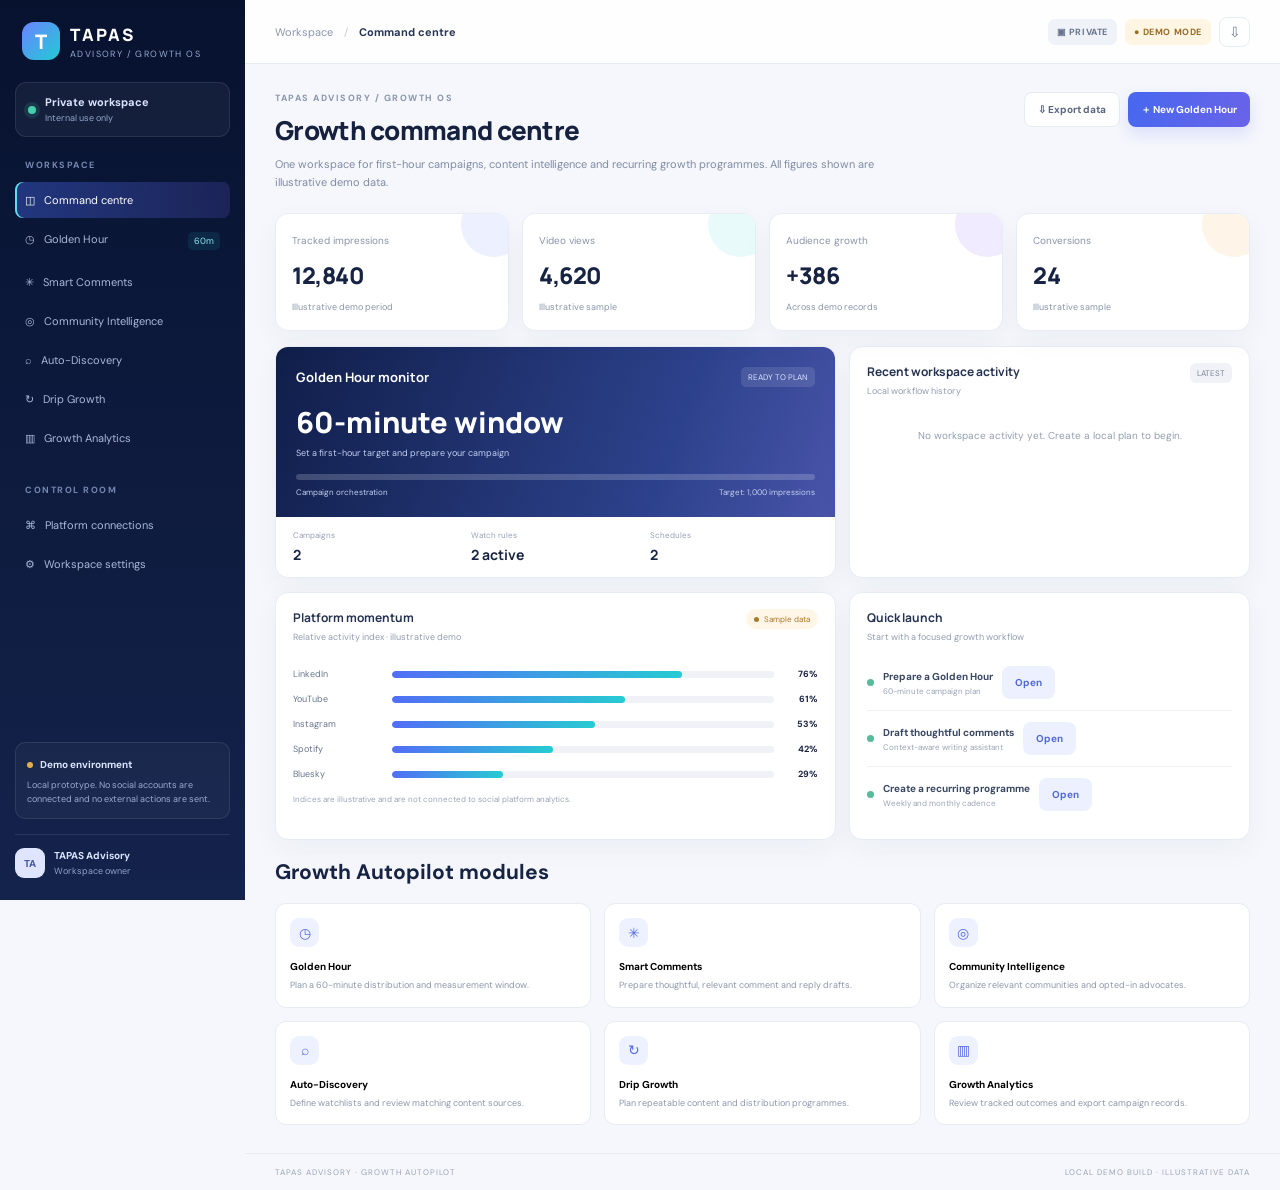
<file: index.html>
<!doctype html>
<html lang="en">
<head>
<meta charset="utf-8">
<meta name="viewport" content="width=device-width,initial-scale=1">
<meta name="theme-color" content="#08122f">
<title>TAPAS Growth Autopilot</title>
<link rel="stylesheet" href="styles.css">
<script src="app.js" defer></script>
</head>
<body>
<div class="shell">
<aside class="sidebar">
<a class="brand" href="#"><span class="brand-mark">T</span><span><b>TAPAS</b><small>ADVISORY / GROWTH OS</small></span></a>
<div class="workspace"><span class="dot"></span><span><b>Private workspace</b><small>Internal use only</small></span></div>
<div class="nav-label">WORKSPACE</div>
<nav id="nav">
<button class="nav-item active" data-view="dashboard">◫ &nbsp; Command centre</button>
<button class="nav-item" data-view="golden">◷ &nbsp; Golden Hour <em>60m</em></button>
<button class="nav-item" data-view="comments">✳ &nbsp; Smart Comments</button>
<button class="nav-item" data-view="community">◎ &nbsp; Community Intelligence</button>
<button class="nav-item" data-view="discovery">⌕ &nbsp; Auto-Discovery</button>
<button class="nav-item" data-view="drip">↻ &nbsp; Drip Growth</button>
<button class="nav-item" data-view="analytics">▥ &nbsp; Growth Analytics</button>
</nav>
<div class="nav-label second">CONTROL ROOM</div>
<nav><button class="nav-item" data-view="connections">⌘ &nbsp; Platform connections</button><button class="nav-item" data-view="settings">⚙ &nbsp; Workspace settings</button></nav>
<div class="side-bottom"><div class="demo-note"><b><i></i> Demo environment</b><p>Local prototype. No social accounts are connected and no external actions are sent.</p></div><div class="user"><span>TA</span><div><b>TAPAS Advisory</b><small>Workspace owner</small></div></div></div>
</aside>
<main class="main">
<header class="topbar"><div class="crumb">Workspace <span>/</span> <b id="crumb">Command centre</b></div><div class="top-right"><span class="private">▣ PRIVATE</span><span class="demo">● DEMO MODE</span><button id="export" class="icon-button" title="Export workspace">⇩</button></div></header>
<div id="content" class="content"></div>
<footer>TAPAS ADVISORY · GROWTH AUTOPILOT <span>LOCAL DEMO BUILD · ILLUSTRATIVE DATA</span></footer>
</main>
</div>
<div id="toast" role="status"></div>
<div id="modal" class="modal hidden"><div class="modal-card"><button id="closeModal" class="close">×</button><div id="modalBody"></div></div></div>
</body>
</html>
</file>
<file: styles.css>
@import url('https://fonts.googleapis.com/css2?family=DM+Sans:wght@400;500;600;700&family=Manrope:wght@500;600;700;800&display=swap');
:root{--navy:#08122f;--navy2:#12204a;--blue:#516cf5;--cyan:#20cbd5;--ink:#172342;--muted:#8390a8;--line:#e7ebf3;--paper:#f5f7fc;--green:#168b6d;--amber:#ad7627;--shadow:0 10px 30px #15264e0b}
*{box-sizing:border-box}body{margin:0;background:var(--paper);font:14px 'DM Sans',Arial,sans-serif;color:var(--ink)}button,input,select,textarea{font:inherit}button{cursor:pointer}.shell{display:grid;grid-template-columns:245px 1fr;min-height:100vh}.sidebar{height:100vh;position:sticky;top:0;background:linear-gradient(180deg,#07122f,#14234c);padding:22px 15px;color:#dce5ff;display:flex;flex-direction:column}.brand{display:flex;align-items:center;gap:10px;text-decoration:none;color:#fff;padding:0 7px 22px}.brand-mark{height:38px;width:38px;border-radius:12px;display:grid;place-items:center;background:linear-gradient(135deg,#6b83ff,#21cbd5);font:800 20px Manrope}.brand b{display:block;font:800 17px Manrope;letter-spacing:2px}.brand small{display:block;font-size:9px;color:#96a8d0;letter-spacing:1.4px;margin-top:2px}.workspace{display:flex;gap:9px;align-items:center;padding:12px;background:#ffffff0c;border:1px solid #ffffff16;border-radius:11px;margin-bottom:22px}.workspace b{display:block;font-size:11px}.workspace small{display:block;color:#93a5ce;font-size:9px;margin-top:3px}.dot{height:8px;width:8px;background:#45cfad;border-radius:50%;box-shadow:0 0 0 4px #45cfad22}.nav-label{font-size:9px;letter-spacing:1.5px;color:#7688b2;font-weight:700;padding:0 10px 8px}.second{margin-top:25px}.nav-item{display:block;width:100%;border:0;background:transparent;color:#aab8d8;text-align:left;border-radius:8px;padding:11px 10px;margin:3px 0;font-size:11px}.nav-item:hover{background:#ffffff0c;color:#fff}.nav-item.active{background:linear-gradient(90deg,#4568ed66,#6d65f22e);color:#fff;box-shadow:inset 2px 0 #5cdeeb}.nav-item em{float:right;font-style:normal;color:#8ee8f0;background:#20cbd51a;border-radius:5px;padding:3px 6px;font-size:9px}.side-bottom{margin-top:auto}.demo-note{padding:11px;border:1px solid #ffffff17;border-radius:10px;background:#ffffff09;margin-bottom:15px}.demo-note b{font-size:10px}.demo-note i{display:inline-block;height:6px;width:6px;background:#e3ae4c;border-radius:50%;margin-right:5px}.demo-note p{font-size:9px;line-height:1.55;color:#9aabd0;margin:7px 0 0}.user{display:flex;gap:9px;align-items:center;border-top:1px solid #ffffff19;padding-top:13px}.user>span{height:30px;width:30px;border-radius:9px;background:#dfe4ff;color:#4756a5;display:grid;place-items:center;font-weight:800;font-size:10px}.user b{display:block;font-size:10px}.user small{display:block;font-size:9px;color:#8fa1c9;margin-top:3px}.main{min-width:0;display:flex;flex-direction:column}.topbar{height:64px;display:flex;align-items:center;justify-content:space-between;padding:0 30px;background:#ffffffdf;border-bottom:1px solid var(--line);position:sticky;top:0;z-index:4;backdrop-filter:blur(10px)}.crumb{font-size:11px;color:#8b96ac}.crumb span{margin:0 8px;color:#c2c9d7}.crumb b{color:#273553}.top-right{display:flex;gap:8px;align-items:center}.private,.demo{font-size:9px;font-weight:700;letter-spacing:.6px;padding:7px 9px;border-radius:7px}.private{background:#eff2f8;color:#66728e}.demo{background:#fff5e3;color:#986c26}.icon-button{height:30px;width:31px;border:1px solid var(--line);background:#fff;border-radius:8px;color:#6c7893}.content{max-width:1500px;width:100%;margin:0 auto;padding:28px 30px;flex:1}.main footer{border-top:1px solid var(--line);padding:13px 30px;font-size:8px;letter-spacing:1px;color:#9aa4b8;display:flex;justify-content:space-between}.head{display:flex;justify-content:space-between;gap:20px;align-items:flex-start;margin-bottom:22px}.eyebrow{font-size:9px;color:#8995ad;letter-spacing:1.5px;font-weight:700;margin-bottom:8px}.head h1{font:800 26px Manrope;letter-spacing:-.7px;margin:0;color:#15213e}.head p{font-size:11px;color:#7f8ba3;line-height:1.6;margin:8px 0 0;max-width:650px}.actions{display:flex;gap:8px;flex-wrap:wrap}.btn{border:0;border-radius:8px;padding:10px 13px;font-size:10px;font-weight:700}.primary{color:white;background:linear-gradient(110deg,#4668ef,#6a63e9);box-shadow:0 7px 16px #5165ea29}.ghost{background:#fff;border:1px solid var(--line);color:#596681}.soft{background:#edf1ff;color:#5268d8}.danger{background:#fff0f2;color:#b64b5c}.btn:disabled{opacity:.55;cursor:default}.grid{display:grid;gap:13px}.kpis{grid-template-columns:repeat(4,1fr);margin-bottom:15px}.card{background:#fff;border:1px solid #e8ecf4;border-radius:13px;box-shadow:var(--shadow);overflow:hidden}.kpi{padding:16px;position:relative}.kpi:after{content:'';position:absolute;right:-18px;top:-22px;height:65px;width:65px;border-radius:50%;background:var(--orb,#eef1ff)}.kpi label{font-size:10px;color:#8994a9}.kpi strong{display:block;font:800 23px Manrope;margin:11px 0 5px;letter-spacing:-.5px}.kpi small{font-size:9px;color:#8995aa}.kpi small b{color:#178a70}.split{grid-template-columns:1.4fr 1fr;margin-bottom:14px}.card-head{display:flex;justify-content:space-between;align-items:flex-start;gap:10px;padding:16px 17px 12px}.card-head h2{font:700 12px Manrope;margin:0;color:#253250}.card-head p{font-size:9px;color:#929db0;margin:5px 0 0}.card-body{padding:0 17px 17px}.tag{font-size:8px;padding:5px 7px;border-radius:6px;background:#f0f2f8;color:#78839a;white-space:nowrap}.tag.warn{background:#fff5e5;color:#a77729}.tag.good{background:#e8f7f1;color:#188264}.hero{padding:20px;background:linear-gradient(110deg,#101e49,#2d428d 70%,#4954a9);color:white}.hero-top{display:flex;justify-content:space-between;align-items:center}.hero h2{font:700 13px Manrope;margin:0}.hero-top span{font-size:8px;background:#ffffff1c;color:#d9e2ff;border-radius:5px;padding:5px 7px}.hero-number{font:800 29px Manrope;margin:15px 0 5px}.hero-sub{font-size:9px;color:#c2d0f1}.progress{height:6px;background:#ffffff30;border-radius:9px;margin-top:15px;overflow:hidden}.progress span{display:block;height:100%;background:linear-gradient(90deg,#24d1d9,#a0eff0);border-radius:9px}.hero-foot{display:flex;justify-content:space-between;color:#c4d1ee;font-size:8px;margin-top:7px}.mini{display:grid;grid-template-columns:repeat(3,1fr);gap:10px;padding:13px 17px}.mini label{display:block;font-size:8px;color:#96a0b4}.mini b{display:block;font:700 14px Manrope;margin-top:5px}.activity{display:flex;align-items:center;gap:9px;padding:11px 0;border-bottom:1px solid #f0f2f7}.activity:last-child{border-bottom:0}.activity i{height:7px;width:7px;border-radius:50%;background:#55b99a;flex:none}.activity b{display:block;font-size:10px;color:#3a4762}.activity small{display:block;font-size:8px;color:#9aa4b6;margin-top:3px}.activity .right{margin-left:auto;color:#939db0;font-size:8px;white-space:nowrap}.bar-row{display:grid;grid-template-columns:90px 1fr 35px;gap:9px;align-items:center;margin:13px 0}.bar-row label{font-size:9px;color:#69758e}.track{height:7px;background:#f0f2f8;border-radius:9px;overflow:hidden}.track span{display:block;height:100%;background:linear-gradient(90deg,#526ef6,#27cbd2);border-radius:9px}.bar-row b{text-align:right;font-size:9px}.note{padding:10px 12px;border:1px solid #f0e5ca;background:#fff9ed;color:#86662d;border-radius:9px;font-size:9px;line-height:1.55;margin-top:12px}.quick{grid-template-columns:repeat(3,1fr)}.quick button{border:1px solid var(--line);border-radius:11px;background:#fff;text-align:left;padding:14px}.quick button:hover{border-color:#becbff;box-shadow:var(--shadow)}.quick i{display:grid;place-items:center;width:29px;height:29px;background:#eef1ff;color:#566ce2;border-radius:9px;font-style:normal;margin-bottom:9px}.quick b{font-size:10px}.quick small{display:block;color:#8c97ab;font-size:9px;line-height:1.5;margin-top:5px}.form-grid{display:grid;grid-template-columns:repeat(2,1fr);gap:12px}.field{display:grid;gap:6px}.field.full{grid-column:1/-1}.field label{font-size:9px;font-weight:700;color:#53617e}.field input,.field select,.field textarea{width:100%;border:1px solid #e1e6f0;border-radius:8px;padding:10px;background:#fbfcff;color:#293653;font-size:10px;outline:none}.field textarea{min-height:100px;resize:vertical;line-height:1.5}.field input:focus,.field select:focus,.field textarea:focus{border-color:#8092ee;box-shadow:0 0 0 3px #6579ed18}.hint{font-size:8px;color:#9aa4b7}.form-actions{display:flex;justify-content:space-between;align-items:center;gap:10px;margin-top:14px}.table-wrap{overflow:auto}table{width:100%;border-collapse:collapse;min-width:530px}th{text-align:left;background:#fafbfe;color:#98a2b4;font-size:8px;letter-spacing:.5px;padding:10px;text-transform:uppercase}td{border-top:1px solid #f0f2f7;padding:11px 10px;font-size:9px;color:#56627d}.status{font-size:8px;border-radius:20px;padding:5px 8px;background:#f0f2f8;color:#73809a;white-space:nowrap}.status:before{content:'';display:inline-block;height:5px;width:5px;border-radius:50%;background:currentColor;margin-right:5px}.status.ok{background:#e9f7f1;color:#168365}.status.warn{background:#fff6e7;color:#aa792c}.status.info{background:#edf1ff;color:#596fd8}.comment{border:1px solid var(--line);border-radius:10px;padding:12px;margin:9px 0}.comment p{font-size:10px;line-height:1.6;color:#55627e;margin:8px 0}.comment-top{display:flex;justify-content:space-between;font-size:9px;font-weight:700;color:#42506c}.row-buttons{display:flex;gap:7px;flex-wrap:wrap}.community-grid,.integration-grid{grid-template-columns:repeat(3,1fr)}.community{padding:15px}.glyph{height:32px;width:32px;border-radius:9px;background:#eef1ff;color:#566de3;display:grid;place-items:center;margin-bottom:9px}.community h3{font:700 11px Manrope;margin:0}.community p{font-size:9px;color:#8692a8;line-height:1.5;min-height:40px}.watch{display:flex;align-items:center;gap:9px;padding:12px 0;border-bottom:1px solid #f0f2f7}.watch:last-child{border:0}.watch b{font-size:9px}.watch small{display:block;font-size:8px;color:#9aa4b7;margin-top:4px}.switch{margin-left:auto;border:0;border-radius:15px;width:30px;height:17px;background:#d9deea;position:relative}.switch:after{content:'';position:absolute;left:2px;top:2px;width:13px;height:13px;background:white;border-radius:50%}.switch.on{background:#6176eb}.switch.on:after{left:15px}.schedule{display:grid;grid-template-columns:78px 1fr auto;gap:10px;align-items:center;padding:12px 0;border-bottom:1px solid #f0f2f7}.schedule:last-child{border:0}.schedule time{font-size:9px;color:#5c6acc;font-weight:700}.schedule b{font-size:9px}.schedule small{display:block;color:#9aa4b6;font-size:8px;margin-top:3px}.integration{padding:14px}.integration-head{display:flex;align-items:center;gap:9px}.integration-icon{height:32px;width:32px;display:grid;place-items:center;border-radius:9px;background:#f0f2f8;color:#4d5e9c;font-weight:800}.integration-head b{font-size:10px}.integration p{font-size:9px;color:#8b96aa;line-height:1.55;min-height:40px}.integration-foot{display:flex;align-items:center;justify-content:space-between;gap:8px}.empty{text-align:center;padding:20px;color:#939eb2;font-size:10px}.metric-note{font-size:8px;color:#9ba5b7;line-height:1.5}.chart{width:100%;height:170px}.modal{position:fixed;inset:0;background:#06122f99;display:grid;place-items:center;padding:16px;z-index:10}.modal.hidden{display:none}.modal-card{width:min(450px,100%);background:#fff;border-radius:14px;padding:23px;box-shadow:0 25px 90px #07112f55}.modal-card h2{font:700 15px Manrope}.modal-card p,.modal-card li{font-size:10px;line-height:1.65;color:#6b7892}.close{float:right;border:0;border-radius:7px;background:#f1f3f8;height:26px;width:26px;font-size:18px;color:#64708c}#toast{position:fixed;bottom:20px;right:20px;padding:11px 14px;background:#182647;color:white;border-radius:9px;font-size:10px;opacity:0;transform:translateY(8px);transition:.2s;pointer-events:none;z-index:20}#toast.show{opacity:1;transform:none}
@media(max-width:1050px){.shell{grid-template-columns:215px 1fr}.content{padding:22px 20px}.kpis{grid-template-columns:repeat(2,1fr)}.community-grid,.integration-grid{grid-template-columns:repeat(2,1fr)}}@media(max-width:740px){.shell{display:block}.sidebar{height:auto;position:static;padding:13px}.brand{padding:0 5px 10px}.workspace,.nav-label,.second,.side-bottom{display:none}.sidebar nav{display:flex;overflow:auto}.nav-item{white-space:nowrap;width:auto;padding:9px;font-size:9px}.topbar{height:50px;padding:0 13px}.private{display:none}.content{padding:18px 13px}.head{display:block}.actions{margin-top:12px}.split{grid-template-columns:1fr}.quick{grid-template-columns:repeat(2,1fr)}.community-grid,.integration-grid{grid-template-columns:repeat(2,1fr)}.main footer{padding:11px 13px;font-size:7px}}@media(max-width:430px){.quick,.community-grid,.integration-grid{grid-template-columns:1fr}.form-grid{grid-template-columns:1fr}.field.full{grid-column:auto}.demo{font-size:8px}}@media(prefers-reduced-motion:reduce){*{transition:none!important;scroll-behavior:auto!important}}
</file>
